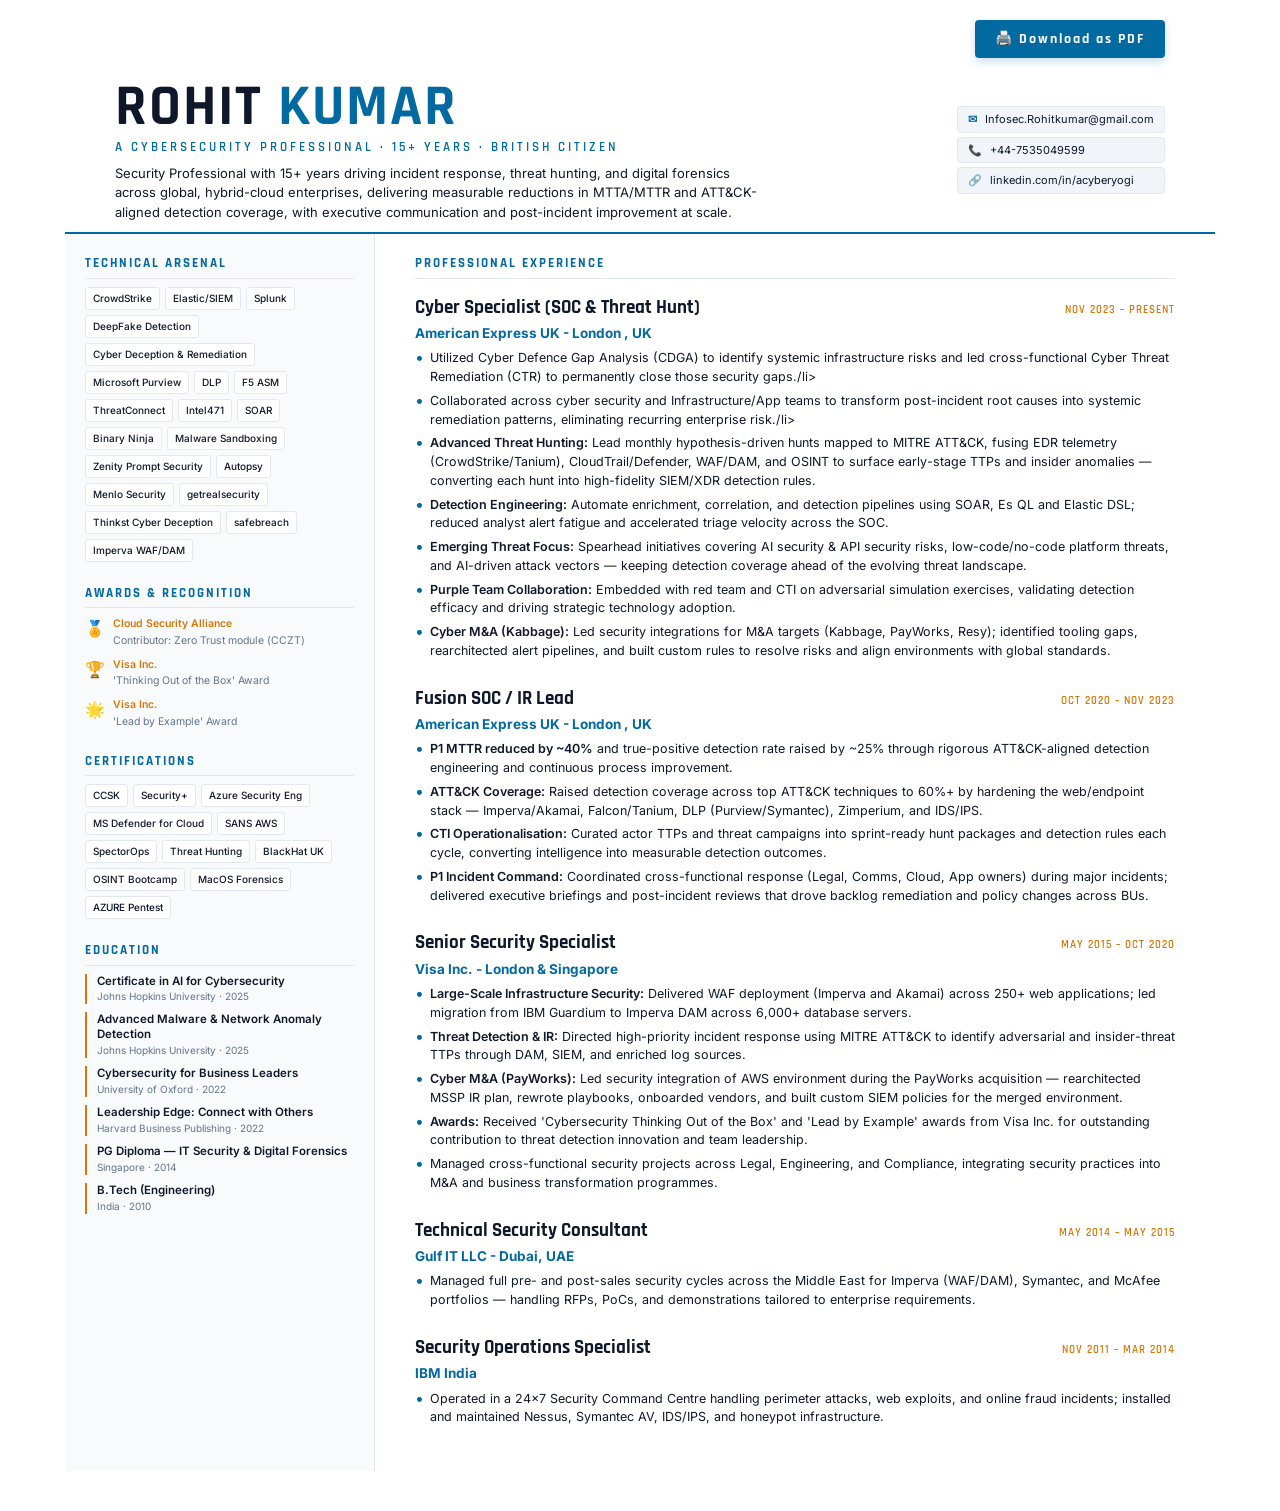
<file: index.html>
<!DOCTYPE html>
<html lang="en">
<head>
<meta charset="UTF-8">
<meta name="viewport" content="width=device-width, initial-scale=1.0">
<title>Rohit Kumar — Cybersecurity Professional</title>
<link href="https://fonts.googleapis.com/css2?family=Rajdhani:wght@500;600;700&family=Inter:wght@300;400;500;600&display=swap" rel="stylesheet">
<style>
/* --- BUTTON STYLING --- */
.print-container {
  text-align: right; 
  padding: 20px 50px 0;
}

.download-btn {
  background: var(--cyan);
  color: #fff;
  border: none;
  padding: 10px 20px;
  font-family: 'Rajdhani', sans-serif;
  font-weight: 700;
  font-size: 14px;
  letter-spacing: 2px;
  border-radius: 4px;
  cursor: pointer;
  transition: 0.3s;
  box-shadow: 0 4px 10px rgba(3, 105, 161, 0.2);
}

.download-btn:hover {
  background: var(--blue);
  box-shadow: 0 6px 15px rgba(3, 105, 161, 0.4);
  transform: translateY(-1px);
}

/* CRITICAL: Hides browser headers/footers and controls print view */
@page {
  margin: 0; /* This strictly removes the browser-generated date, URL, and page numbers */
}

@media print {
  .print-container, .footer {
    display: none !important;
  }
  body {
    padding: 15mm 0 !important; /* Adds safe spacing at the top and bottom of the printed page */
    margin: 0;
    width: 100%;
  }
  .main {
    width: 100%;
  }
}

/* --- THEME VARIABLES (Darker Blues for Light Background) --- */
:root {
  --bg: #FFFFFF;        
  --card: #F1F5F9;      
  --cyan: #0369A1;      /* Deep Sky Blue for primary accents */
  --blue: #0C4A6E;      /* Very Dark Navy for secondary accents/hover */
  --gold: #D97706;      
  --text: #0F172A;      
  --muted: #64748B;     
  --border: #E2E8F0;    
}

  * { margin: 0; padding: 0; box-sizing: border-box; }
  body { background: var(--bg); color: var(--text); font-family: 'Inter', sans-serif; width: 1150px; margin: 0 auto; line-height: 1.5; padding-bottom: 40px; }

  /* --- COMPACT HEADER --- */
  .header {
    padding: 20px 50px 10px; 
    border-bottom: 2px solid var(--cyan);
    display: grid;
    grid-template-columns: 1fr auto;
    align-items: center;
    gap: 30px;
  }
  .name { font-family: 'Rajdhani', sans-serif; font-size: 58px; font-weight: 700; color: var(--text); letter-spacing: 2px; line-height: 1; margin-bottom: 2px; }
  .name span { color: var(--cyan); }
  .header-meta { font-family: 'Rajdhani', sans-serif; font-size: 13px; color: var(--cyan); letter-spacing: 3px; text-transform: uppercase; margin-top: 2px; display: block; font-weight: 600; }
  .tagline { font-size: 13px; color: var(--text); max-width: 650px; margin-top: 6px; font-weight: 400; line-height: 1.5; }
  
  .contact-grid { display: grid; grid-template-columns: 1fr; gap: 4px; }
  .pill { background: var(--card); border: 1px solid var(--border); padding: 4px 10px; font-size: 11px; border-radius: 4px; color: var(--text); }
  .pill b { color: var(--cyan); margin-right: 5px; }

  /* --- LAYOUT --- */
  .main { display: grid; grid-template-columns: 310px 1fr; }
  .sidebar { background: #F8FAFC; border-right: 1px solid var(--border); padding: 20px 20px; } 
  .content { padding: 20px 40px; }

  /* --- SECTION TITLES --- */
  .s-title { font-family: 'Rajdhani', sans-serif; font-size: 13px; font-weight: 700; color: var(--cyan); border-bottom: 1px solid var(--border); padding-bottom: 4px; margin-bottom: 8px; text-transform: uppercase; letter-spacing: 2px; }
  .s-section { margin-bottom: 22px; }
  .c-title { font-family: 'Rajdhani', sans-serif; font-size: 13px; font-weight: 700; color: var(--cyan); border-bottom: 1px solid var(--border); padding-bottom: 4px; margin-bottom: 15px; text-transform: uppercase; letter-spacing: 2px; }

  /* --- TAGS & SIDEBAR LISTS --- */
  .tags { display: flex; flex-wrap: wrap; gap: 5px; }
  .tag { background: #FFFFFF; border: 1px solid var(--border); padding: 3px 7px; font-size: 10px; border-radius: 3px; color: var(--text); font-weight: 500; }

  .item-card { margin-bottom: 8px; padding-left: 10px; border-left: 2px solid var(--blue); }
  .item-card.edu { border-left-color: var(--gold); }
  .item-title { font-size: 11.5px; font-weight: 600; color: var(--text); line-height: 1.3; }
  .item-sub { font-size: 10px; color: var(--muted); margin-top: 1px; }

  /* --- EXPERIENCE --- */
  .job { margin-bottom: 24px; }
  .job-header { display: flex; justify-content: space-between; align-items: baseline; margin-bottom: 1px; }
  .job-title { font-family: 'Rajdhani', sans-serif; font-size: 19px; font-weight: 700; color: var(--text); }
  .job-date { font-size: 10.5px; color: var(--gold); font-weight: 600; font-family: 'Rajdhani', sans-serif; letter-spacing: 1px; }
  .company-line { display: flex; align-items: center; gap: 10px; margin-bottom: 6px; }
  .org { font-size: 13.5px; font-weight: 700; color: var(--cyan); }

  .bullets { list-style: none; }
  .bullets li { font-size: 12.5px; color: var(--text); margin-bottom: 5px; padding-left: 15px; position: relative; line-height: 1.5; }
  .bullets li::before { content: '•'; position: absolute; left: 0; color: var(--cyan); font-size: 16px; line-height: 1; }
  .bullets li strong { color: var(--text); font-weight: 600; }

  .award-box { display: flex; gap: 8px; margin-bottom: 8px; }
  .award-icon { font-size: 16px; }
  .award-info { font-size: 10.5px; color: var(--muted); }
  .award-info b { color: var(--gold); display: block; margin-bottom: 1px; font-weight: 600; }

  .footer { text-align: center; padding: 20px; font-size: 10px; color: var(--muted); border-top: 1px solid var(--border); }
</style>
</head>
<body>

<div class="print-container">
  <button class="download-btn" onclick="window.print()">🖨️ Download as PDF</button>
</div>

<div class="header">
  <div>
    <h1 class="name">ROHIT <span>KUMAR</span></h1>
    <span class="header-meta">A Cybersecurity Professional · 15+ Years · British Citizen</span>
    <p class="tagline">Security Professional with 15+ years driving incident response, threat hunting, and digital forensics across global, hybrid-cloud enterprises, delivering measurable reductions in MTTA/MTTR and ATT&CK-aligned detection coverage, with executive communication and post-incident improvement at scale.</p>
  </div>
  <div class="contact-grid">
    <div class="pill"><b>✉</b> Infosec.Rohitkumar@gmail.com</div>
    <div class="pill"><b>📞</b> +44-7535049599</div>
    <div class="pill"><b>🔗</b> linkedin.com/in/acyberyogi</div>
  </div>
</div>

<div class="main">
  <div class="sidebar">
    <div class="s-section">
      <div class="s-title">Technical Arsenal</div>
      <div class="tags">
        <span class="tag">CrowdStrike</span> 
        <span class="tag">Elastic/SIEM</span> 
        <span class="tag">Splunk</span>
        <span class="tag">DeepFake Detection</span>
        <span class="tag">Cyber Deception & Remediation</span>
        <span class="tag">Microsoft Purview</span> 
        <span class="tag">DLP</span> 
        <span class="tag">F5 ASM</span>
        <span class="tag">ThreatConnect</span> 
        <span class="tag">Intel471</span> 
        <span class="tag">SOAR</span>
        <span class="tag">Binary Ninja</span>
        <span class="tag">Malware Sandboxing</span> 
        <span class="tag">Zenity Prompt Security</span> 
        <span class="tag">Autopsy</span> 
        <span class="tag">Menlo Security</span>
        <span class="tag">getrealsecurity</span> 
        <span class="tag">Thinkst Cyber Deception</span> 
        <span class="tag">safebreach</span>
        <span class="tag">Imperva WAF/DAM</span>
      </div>
    </div>

    <div class="s-section">
      <div class="s-title">Awards & Recognition</div>
      <div class="award-box">
        <span class="award-icon">🏅</span>
        <div class="award-info"><b>Cloud Security Alliance</b>Contributor: Zero Trust module (CCZT)</div>
      </div>
      <div class="award-box">
        <span class="award-icon">🏆</span>
        <div class="award-info"><b>Visa Inc.</b>'Thinking Out of the Box' Award</div>
      </div>
      <div class="award-box">
        <span class="award-icon">🌟</span>
        <div class="award-info"><b>Visa Inc.</b>'Lead by Example' Award</div>
      </div>
    </div>

    <div class="s-section">
      <div class="s-title">Certifications</div>
      <div class="tags">
        <span class="tag">CCSK</span> <span class="tag">Security+</span> <span class="tag">Azure Security Eng</span>
        <span class="tag">MS Defender for Cloud</span> <span class="tag">SANS AWS</span> <span class="tag">SpectorOps</span>
        <span class="tag">Threat Hunting</span> <span class="tag">BlackHat UK</span> <span class="tag">OSINT Bootcamp</span>
        <span class="tag">MacOS Forensics</span> <span class="tag">AZURE Pentest</span>
      </div>
    </div>

    <div class="s-section">
      <div class="s-title">Education</div>
      <div class="item-card edu">
        <div class="item-title">Certificate in AI for Cybersecurity</div>
        <div class="item-sub">Johns Hopkins University · 2025</div>
      </div>
      <div class="item-card edu">
        <div class="item-title">Advanced Malware & Network Anomaly Detection</div>
        <div class="item-sub">Johns Hopkins University · 2025</div>
      </div>
      <div class="item-card edu">
        <div class="item-title">Cybersecurity for Business Leaders</div>
        <div class="item-sub">University of Oxford · 2022</div>
      </div>
      <div class="item-card edu">
        <div class="item-title">Leadership Edge: Connect with Others</div>
        <div class="item-sub">Harvard Business Publishing · 2022</div>
      </div>
      <div class="item-card edu">
        <div class="item-title">PG Diploma — IT Security & Digital Forensics</div>
        <div class="item-sub">Singapore · 2014</div>
      </div>
      <div class="item-card edu">
        <div class="item-title">B.Tech (Engineering)</div>
        <div class="item-sub">India · 2010</div>
      </div>
    </div>
  </div>

  <div class="content">
    <div class="c-title">Professional Experience</div>

    <div class="job">
      <div class="job-header">
        <h3 class="job-title">Cyber Specialist (SOC & Threat Hunt)</h3>
        <span class="job-date">NOV 2023 – PRESENT</span>
      </div>
      <div class="company-line">
        <span class="org">American Express UK - London , UK</span>
      </div>
      <ul class="bullets">
        <li><strong></strong> Utilized Cyber Defence Gap Analysis (CDGA) to identify systemic infrastructure risks and led cross-functional Cyber Threat Remediation (CTR) to permanently close those security gaps./li>
          <li><strong></strong> Collaborated across cyber security  and Infrastructure/App teams to transform post-incident root causes into systemic remediation patterns, eliminating recurring enterprise risk./li>
        <li><strong>Advanced Threat Hunting:</strong> Lead monthly hypothesis-driven hunts mapped to MITRE ATT&CK, fusing EDR telemetry (CrowdStrike/Tanium), CloudTrail/Defender, WAF/DAM, and OSINT to surface early-stage TTPs and insider anomalies — converting each hunt into high-fidelity SIEM/XDR detection rules.</li>
        <li><strong>Detection Engineering:</strong> Automate enrichment, correlation, and detection pipelines using SOAR, Es QL and Elastic DSL; reduced analyst alert fatigue and accelerated triage velocity across the SOC.</li>
        <li><strong>Emerging Threat Focus:</strong> Spearhead initiatives covering AI security & API security risks, low-code/no-code platform threats, and AI-driven attack vectors — keeping detection coverage ahead of the evolving threat landscape.</li>
        <li><strong>Purple Team Collaboration:</strong> Embedded with red team and CTI on adversarial simulation exercises, validating detection efficacy and driving strategic technology adoption.</li>
          <li><strong>Cyber M&A (Kabbage):</strong> Led security integrations for M&A targets (Kabbage, PayWorks, Resy); identified tooling gaps, rearchitected alert pipelines, and built custom rules to resolve risks and align environments with global standards.</li>
      </ul>
    </div>

    <div class="job">
      <div class="job-header">
        <h3 class="job-title">Fusion SOC / IR Lead</h3>
        <span class="job-date">OCT 2020 – NOV 2023</span>
      </div>
      <div class="company-line">
        <span class="org">American Express UK - London , UK</span>
      </div>
      <ul class="bullets">
        <li><strong>P1 MTTR reduced by ~40%</strong> and true-positive detection rate raised by ~25% through rigorous ATT&CK-aligned detection engineering and continuous process improvement.</li>
        <li><strong>ATT&CK Coverage:</strong> Raised detection coverage across top ATT&CK techniques to 60%+ by hardening the web/endpoint stack — Imperva/Akamai, Falcon/Tanium, DLP (Purview/Symantec), Zimperium, and IDS/IPS.</li>
        <li><strong>CTI Operationalisation:</strong> Curated actor TTPs and threat campaigns into sprint-ready hunt packages and detection rules each cycle, converting intelligence into measurable detection outcomes.</li>
        <li><strong>P1 Incident Command:</strong> Coordinated cross-functional response (Legal, Comms, Cloud, App owners) during major incidents; delivered executive briefings and post-incident reviews that drove backlog remediation and policy changes across BUs.</li>
      </ul>
    </div>

    <div class="job">
      <div class="job-header">
        <h3 class="job-title">Senior Security Specialist</h3>
        <span class="job-date">MAY 2015 – OCT 2020</span>
      </div>
      <div class="company-line">
        <span class="org">Visa Inc. - London & Singapore</span>
      </div>
      <ul class="bullets">
        <li><strong>Large-Scale Infrastructure Security:</strong> Delivered WAF deployment (Imperva and Akamai) across 250+ web applications; led migration from IBM Guardium to Imperva DAM across 6,000+ database servers.</li>
        <li><strong>Threat Detection & IR:</strong> Directed high-priority incident response using MITRE ATT&CK to identify adversarial and insider-threat TTPs through DAM, SIEM, and enriched log sources.</li>
        <li><strong>Cyber M&A (PayWorks):</strong> Led security integration of AWS environment during the PayWorks acquisition — rearchitected MSSP IR plan, rewrote playbooks, onboarded vendors, and built custom SIEM policies for the merged environment.</li>
        <li><strong>Awards:</strong> Received 'Cybersecurity Thinking Out of the Box' and 'Lead by Example' awards from Visa Inc. for outstanding contribution to threat detection innovation and team leadership.</li>
        <li>Managed cross-functional security projects across Legal, Engineering, and Compliance, integrating security practices into M&A and business transformation programmes.</li>
      </ul>
    </div>

    <div class="job">
      <div class="job-header">
        <h3 class="job-title">Technical Security Consultant</h3>
        <span class="job-date">MAY 2014 – MAY 2015</span>
      </div>
      <div class="company-line">
        <span class="org">Gulf IT LLC - Dubai, UAE</span>
      </div>
      <ul class="bullets">
        <li>Managed full pre- and post-sales security cycles across the Middle East for Imperva (WAF/DAM), Symantec, and McAfee portfolios — handling RFPs, PoCs, and demonstrations tailored to enterprise requirements.</li>
      </ul>
    </div>

    <div class="job">
      <div class="job-header">
        <h3 class="job-title">Security Operations Specialist</h3>
        <span class="job-date">NOV 2011 – MAR 2014</span>
      </div>
      <div class="company-line">
        <span class="org">IBM India</span>
      </div>
      <ul class="bullets">
        <li>Operated in a 24x7 Security Command Centre handling perimeter attacks, web exploits, and online fraud incidents; installed and maintained Nessus, Symantec AV, IDS/IPS, and honeypot infrastructure.</li>
      </ul>
    </div>
  </div>
</div>
</body>
</html>
</file>
